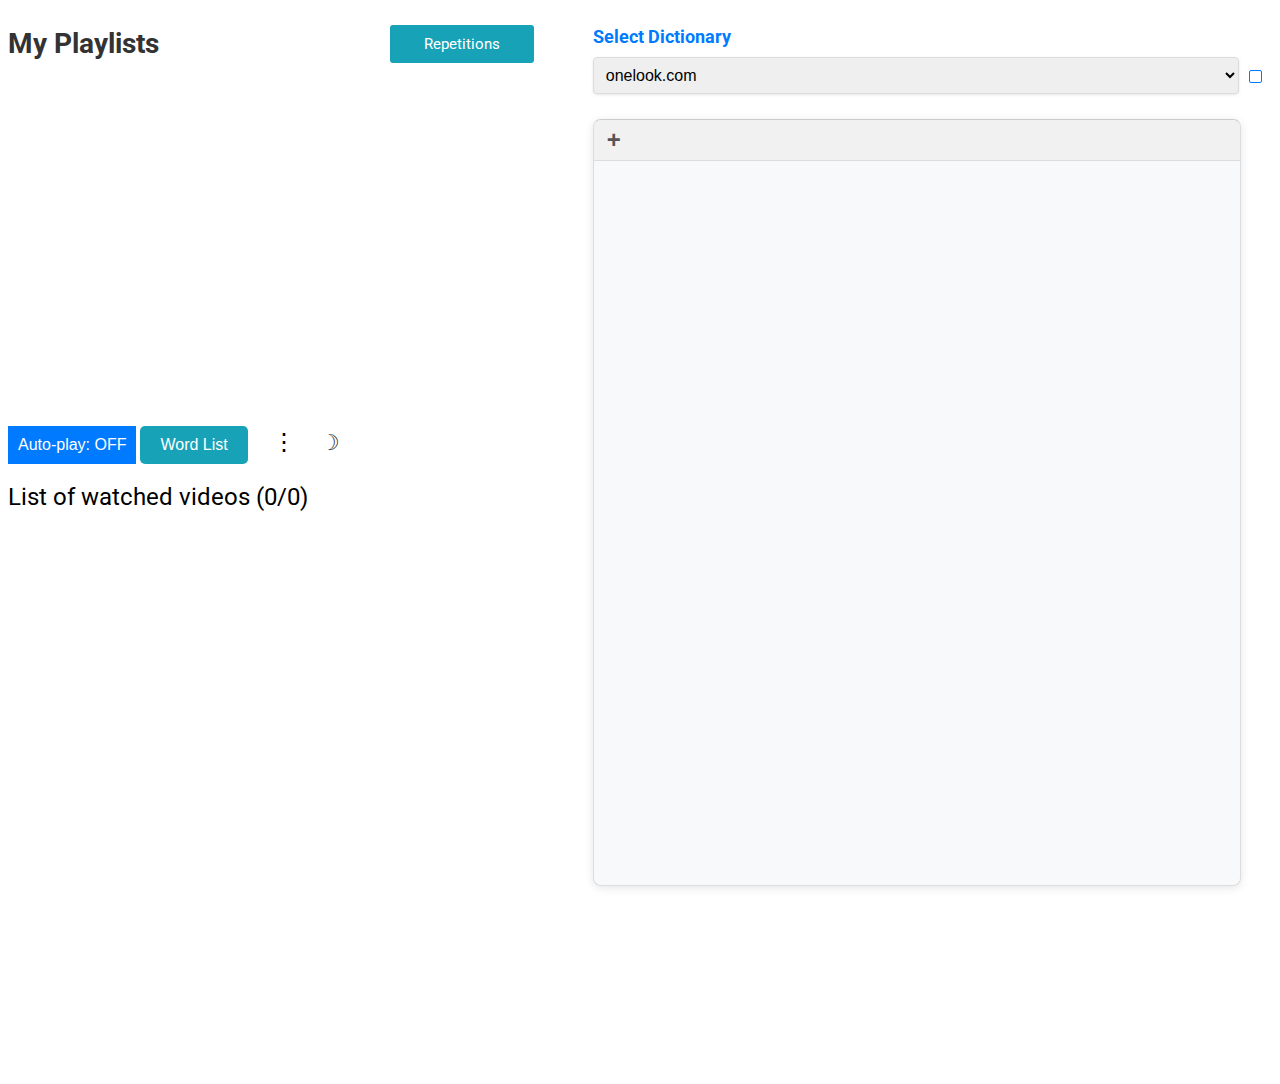
<file: index.html>
<!DOCTYPE html>
<html lang="en">
<head>
    <meta charset="UTF-8">
    <meta name="viewport" content="width=device-width, initial-scale=1.0">
    <title>My Playlists</title>
    <link rel="stylesheet" href="styles.css">
    <link href="https://fonts.googleapis.com/css2?family=Roboto:wght@400;700&display=swap" rel="stylesheet">
    <script src="https://www.youtube.com/iframe_api" defer></script>
    <script src="script.js"></script>
    <!-- Dodajemy linki do favicon -->
    <link rel="icon" type="image/x-icon" href="favicon.ico">
    <link rel="icon" type="image/png" sizes="32x32" href="favicon-32x32.png">
    <link rel="icon" type="image/png" sizes="16x16" href="favicon-16x16.png">
    <link rel="apple-touch-icon" sizes="180x180" href="apple-touch-icon.png">
</head>
<body>
    <div class="main-container">
        <div class="left-column">
            <div class="header-container">
                <h1 class="main-title">My Playlists</h1>
                <div class="buttons-container">
                    <a href="reps.html" class="quiz-button">Repetitions</a>
                </div>
            </div>
            <div id="playlist-container" class="playlist-container"></div>
            <div class="player-container">
                <div id="player"></div>
                <div id="watched-overlay" class="watched-overlay">
                    ✔ Obejrzano
                </div>
                <div class="player-resizer"></div>
            </div>
            <button id="autoplay-btn" class="autoplay-button" onclick="toggleAutoplay()">Auto-play: OFF</button>
            <!-- Ukrywamy przycisk "Wyczyść obejrzane filmy" -->
            <button class="clear-button" onclick="clearWatchedVideos()" style="display: none;">Wyczyść obejrzane filmy</button>
            <!-- Ukrywamy przycisk "Przytnij video" -->
            <button class="trim-button" onclick="setTrimTime()" style="display: none;">Przytnij video</button>
            <button class="word-list-button" onclick="toggleWordList()">Word List</button>
            <button class="settings-button" onclick="openSettings()">⋮</button>
            <button id="index-dark-mode" class="index-dark-mode-button" onclick="toggleIndexDarkMode()">
                <span class="dark-mode-icon">☽</span>
            </button>
            <p style="display: none;">Całkowita liczba filmów w playliście: <span id="total-videos"></span></p>
            <h2 class="count-normal">List of watched videos (<span id="watched-count">0</span>/<span id="total-videos-2">0</span>)</h2>
            <ul id="video-list"></ul>
            <button id="toggle-add-to-watched" class="hidden-button" onclick="toggleAddToWatchedOnStart()">Create a note on beginning of movie</button>
        </div>
        <div class="column-divider"></div>
        <div class="right-column">
            <div class="dictionary-select-container">
                <h3>Select Dictionary</h3>
                <div class="dictionary-select-row">
                    <select id="dictionary-select" onchange="changeDictionary()">
                        <option value="https://www.onelook.com/">onelook.com</option>
                        <option value="https://www.diki.pl/">diki.pl</option>
                        <option value="https://dict.com/angielsko-polski">dict.com</option>
                        <option value="https://ling.pl/">ling.pl</option>
                
                        <option value="add_new">Add new</option>
                        <option value="remove_dictionary">Remove dictionary</option>
                    </select>
                    <label for="default-dictionary-checkbox" title="Set as default dictionary">
                        <input type="checkbox" id="default-dictionary-checkbox" onchange="setDefaultDictionary()">
                    </label>
                </div>
            </div>
            <div id="separator"></div>
            <div class="iframe-container">
                <div class="tabs-container">
                    <div id="tabs"></div>
                    <button id="add-tab" onclick="addNewTab()">+</button>
                </div>
                <div id="iframe-container"></div>
                <div id="iframe-resizer"></div>
            </div>
            
            <!-- Kontener dla przycisku Buy Me a Coffee -->
            <div class="bmc-button-container">
                <script 
                    type="text/javascript" 
                    src="https://cdnjs.buymeacoffee.com/1.0.0/button.prod.min.js" 
                    data-name="bmc-button" 
                    data-slug="IuodipUQmJ" 
                    data-color="#007BFF"
                    data-emoji="🚗" 
                    data-font="Cookie" 
                    data-text="Get that App" 
                    data-outline-color="#000000" 
                    data-font-color="#ffffff" 
                    data-coffee-color="#FFDD00" >
                </script>
            </div>
        </div>
    </div>
    <div id="word-list-container" style="display: none;">
        <div id="word-list-header">
            <h2>List of all words</h2>
            <div>
                <button id="export-word-list" onclick="exportWordList()">Export to file</button>
                <button id="clear-watched-videos" onclick="clearWatchedVideos()">Clear all data</button>
                <button id="close-word-list" onclick="toggleWordList()">Close</button>
            </div>
        </div>
        <div id="word-list-content">
            <table id="word-list-table">
                <thead>
                    <tr>
                        <th>#</th>
                        <th>Word/Phrase</th>
                        <th>Context</th>
                        <th>Translation</th>
                    </tr>
                </thead>
                <tbody></tbody>
            </table>
        </div>
    </div>
    <div class="note-form" style="display: none;">
        <div class="word-translation-pairs"></div>
        <button onclick="addWordTranslationPair('${videoId}')">+ Add word/phrase</button>
        <button onclick="saveNote('${videoId}')">Save note</button>
    </div>
</body>
</html>
</file>
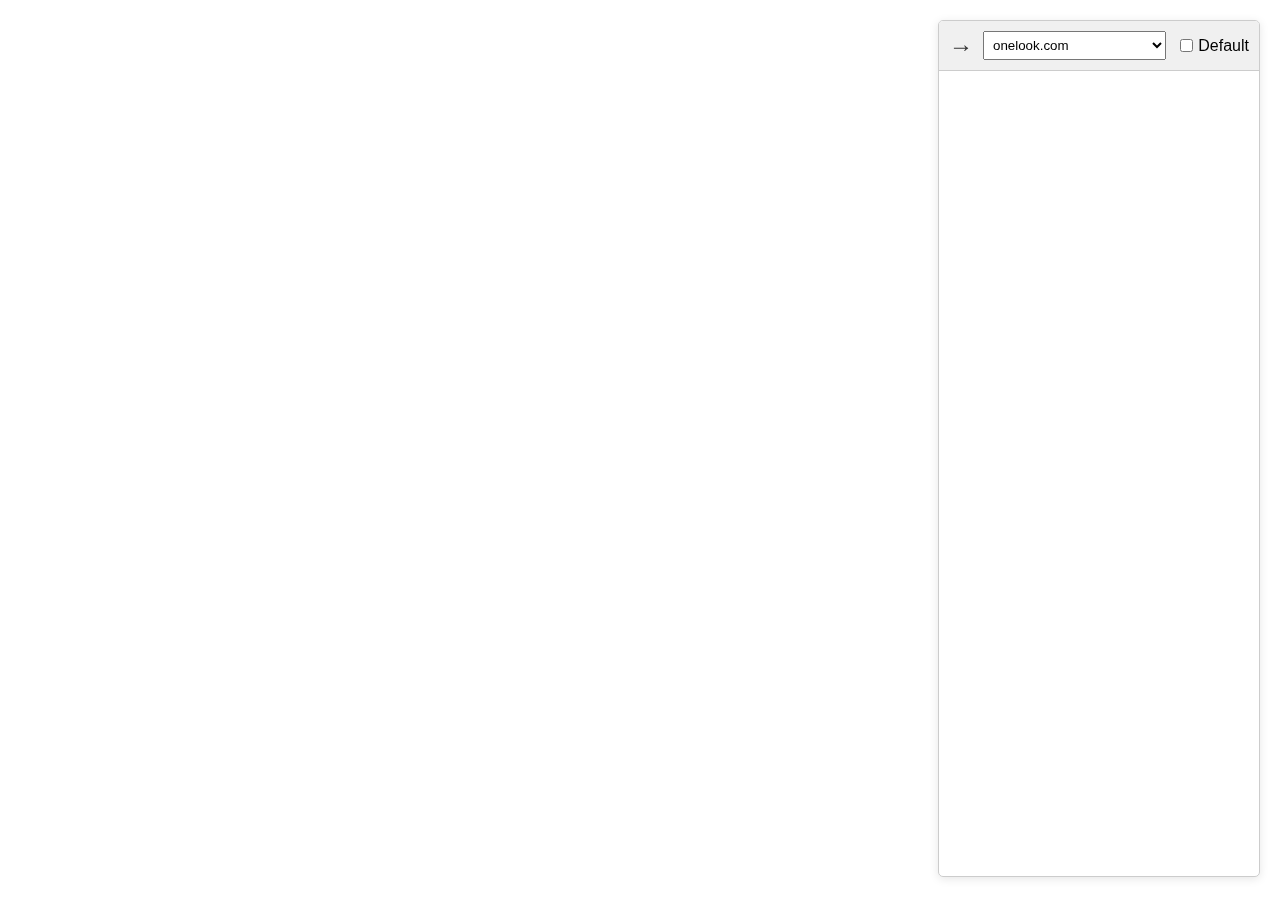
<file: dictionary.html>
<!DOCTYPE html>
<html lang="en">
<head>
    <meta charset="UTF-8">
    <meta name="viewport" content="width=device-width, initial-scale=1.0">
    <title>Dictionary</title>
    <style>
        body {
            font-family: Arial, sans-serif;
            margin: 0;
            padding: 0;
        }
        .dictionary-container {
            position: fixed;
            top: 20px;
            right: 20px;
            width: 320px;
            height: 95vh; /* Zmieniono z 90vh na 95vh */
            background-color: #fff;
            border: 1px solid #ccc;
            border-radius: 5px;
            box-shadow: 0 2px 10px rgba(0,0,0,0.1);
            display: flex;
            flex-direction: column;
            overflow: hidden;
        }
        @media (max-width: 768px) {
            .dictionary-container {
                top: 0px; /* Podnosimy pozycję na urządzeniach mobilnych */
                height: calc(95vh); /* Dostosowujemy wysokość */
            }
        }
        .dictionary-header {
            padding: 10px;
            background-color: #f0f0f0;
            border-bottom: 1px solid #ccc;
            display: flex;
            align-items: center;
        }
        .dictionary-select-container {
            display: flex;
            align-items: center;
            flex-grow: 1;
        }
        #dictionary-select {
            flex-grow: 1;
            margin-right: 10px;
            padding: 5px;
        }
        label {
            display: flex;
            align-items: center;
            cursor: pointer;
        }
        #default-dictionary-checkbox {
            margin-right: 5px;
        }
        .iframe-container {
            flex-grow: 1;
            border: none;
        }
        #dictionary-frame {
            width: 100%;
            height: 100%;
            border: none;
        }
        .back-arrow {
            font-size: 24px;
            cursor: pointer;
            margin-right: 10px;
            color: #333;
            position: relative;
            top: -2px;
        }
        .resizer {
            width: 10px;
            height: 100%;
            background: transparent; /* Zmieniamy kolor tła na przezroczysty */
            position: absolute;
            left: 0;
            top: 0;
            cursor: ew-resize;
            /* Usuwamy opacity */
        }
        .resizer-h {
            width: 100%;
            height: 10px;
            background: transparent;
            position: absolute;
            left: 0;
            bottom: 0;
            cursor: ns-resize;
        }
        .resizer-v {
            width: 10px;
            height: 100%;
            background: transparent;
            position: absolute;
            left: 0;
            top: 0;
            cursor: ew-resize;
        }

        /* Dodajemy media query dla mniejszych ekranów */
        @media (max-width: 768px) {
            .back-arrow {
                font-size: 32px; /* Zwiększamy rozmiar czcionki */
                margin-right: 15px; /* Zwiększamy margines */
                top: 0 px; /* Dostosowujemy pozycję */
            }
        }
    </style>
</head>
<body>
    <div class="dictionary-container">
        <div class="resizer-v" id="resizer-v"></div>
        <div class="resizer-h" id="resizer-h"></div>
        <div class="dictionary-header">
            <span class="back-arrow" onclick="hideDictionary()">&#8594;</span>
            <div class="dictionary-select-container">
                <select id="dictionary-select" onchange="changeDictionary()">
                    <option value="https://www.onelook.com/">onelook.com</option>
                    <option value="https://www.diki.pl/">diki.pl</option>
                    <option value="https://dict.com/angielsko-polski">dict.com</option>
                    <option value="https://ling.pl/">ling.pl</option>
                    <option value="add_new">Add new</option>
                    <option value="remove_dictionary">Remove dictionary</option>
                </select>
                <label for="default-dictionary-checkbox" title="Set as default dictionary">
                    <input type="checkbox" id="default-dictionary-checkbox" onchange="setDefaultDictionary()">
                    Default
                </label>
            </div>
        </div>
        <div class="iframe-container">
            <iframe id="dictionary-frame" src="https://www.onelook.com/" frameborder="0"></iframe>
        </div>
    </div>
    <script>
        function changeDictionary() {
            var select = document.getElementById('dictionary-select');
            var iframe = document.getElementById('dictionary-frame');
            var checkbox = document.getElementById('default-dictionary-checkbox');
            
            if (select.value === 'add_new') {
                addNewDictionary();
            } else if (select.value === 'remove_dictionary') {
                removeDictionary();
            } else {
                iframe.src = select.value;
                
                // Sprawdź, czy wybrany słownik jest domyślny
                const defaultDictionary = localStorage.getItem('defaultDictionary');
                checkbox.checked = (defaultDictionary === select.value);
            }
        }

        function addNewDictionary() {
            const name = prompt("Enter the name of the new dictionary:");
            if (name) {
                let url = prompt("Enter the URL of the new dictionary (without https://):");
                if (url) {
                    // Dodaj https:// jeśli nie zostało podane
                    if (!url.startsWith('http://') && !url.startsWith('https://')) {
                        url = 'https://' + url;
                    }
                    
                    const select = document.getElementById('dictionary-select');
                    const option = document.createElement('option');
                    option.value = url;
                    option.textContent = name;
                    
                    // Wstaw nową opcję przed "Add new"
                    const addNewOption = select.querySelector('option[value="add_new"]');
                    select.insertBefore(option, addNewOption);
                    
                    select.value = url;
                    changeDictionary();
                    
                    // Zapisz nowy słownik w localStorage
                    const dictionaries = JSON.parse(localStorage.getItem('customDictionaries') || '[]');
                    dictionaries.push({ name, url });
                    localStorage.setItem('customDictionaries', JSON.stringify(dictionaries));
                }
            }
            // Jeśli użytkownik anulował, przywróć poprzednią wartość
            const select = document.getElementById('dictionary-select');
            if (select.value === 'add_new') {
                select.value = select.querySelector('option:not([value="add_new"]):not([value="remove_dictionary"])').value;
            }
            changeDictionary();
        }

        function removeDictionary() {
            const select = document.getElementById('dictionary-select');
            
            // Tworzymy nowe okno dialogowe
            const dialog = document.createElement('dialog');
            dialog.innerHTML = `
                <h3>Select a dictionary to remove</h3>
                <select id="dictionary-to-remove">
                    ${Array.from(select.options)
                        .filter(option => !['add_new', 'remove_dictionary'].includes(option.value))
                        .map(option => `<option value="${option.value}">${option.text}</option>`)
                        .join('')}
                </select>
                <div>
                    <button id="confirm-remove">Remove</button>
                    <button id="cancel-remove">Cancel</button>
                </div>
            `;
            
            document.body.appendChild(dialog);
            dialog.showModal();

            // Obsługa przycisków
            dialog.querySelector('#confirm-remove').addEventListener('click', () => {
                const selectToRemove = dialog.querySelector('#dictionary-to-remove');
                const dictionaryToRemove = selectToRemove.options[selectToRemove.selectedIndex].text;
                const optionToRemove = Array.from(select.options).find(option => option.text === dictionaryToRemove);
                
                if (optionToRemove) {
                    // Usuń z select
                    select.removeChild(optionToRemove);
                    
                    // Usuń z localStorage
                    const dictionaries = JSON.parse(localStorage.getItem('customDictionaries') || '[]');
                    const updatedDictionaries = dictionaries.filter(dict => dict.name !== dictionaryToRemove);
                    localStorage.setItem('customDictionaries', JSON.stringify(updatedDictionaries));
                    
                    // Jeśli usunięty słownik był domyślny, usuń ustawienie domyślne
                    if (localStorage.getItem('defaultDictionary') === optionToRemove.value) {
                        localStorage.removeItem('defaultDictionary');
                        document.getElementById('default-dictionary-checkbox').checked = false;
                    }
                    
                    alert(`Dictionary "${dictionaryToRemove}" has been removed.`);
                }
                
                dialog.close();
                dialog.remove();
            });

            dialog.querySelector('#cancel-remove').addEventListener('click', () => {
                dialog.close();
                dialog.remove();
            });

            // Przywróć poprzednią wartość
            select.value = select.querySelector('option:not([value="add_new"]):not([value="remove_dictionary"])').value;
            changeDictionary();
        }

        function setDefaultDictionary() {
            const select = document.getElementById('dictionary-select');
            const checkbox = document.getElementById('default-dictionary-checkbox');
            if (checkbox.checked) {
                localStorage.setItem('defaultDictionary', select.value);
            } else {
                localStorage.removeItem('defaultDictionary');
            }
        }

        function loadCustomDictionaries() {
            const dictionaries = JSON.parse(localStorage.getItem('customDictionaries') || '[]');
            const select = document.getElementById('dictionary-select');
            
            dictionaries.forEach(dict => {
                const option = document.createElement('option');
                option.value = dict.url;
                option.textContent = dict.name;
                select.insertBefore(option, select.querySelector('option[value="add_new"]'));
            });
        }

        function loadDefaultDictionary() {
            const defaultDictionary = localStorage.getItem('defaultDictionary');
            const select = document.getElementById('dictionary-select');
            const checkbox = document.getElementById('default-dictionary-checkbox');
            const iframe = document.getElementById('dictionary-frame');
            
            if (defaultDictionary) {
                select.value = defaultDictionary;
                checkbox.checked = true;
                iframe.src = defaultDictionary;
            } else {
                select.value = 'https://www.onelook.com/';
                checkbox.checked = false;
                iframe.src = 'https://www.onelook.com/';
            }
        }

        function hideDictionary() {
            if (window.parent && window.parent !== window) {
                window.parent.postMessage('hideDictionary', '*');
            }
        }

        // Dodaj tę funkcję na końcu skryptu
        function initResizers() {
            const resizerV = document.getElementById('resizer-v');
            const resizerH = document.getElementById('resizer-h');
            const container = document.querySelector('.dictionary-container');
            let isResizing = false;
            let currentResizer;

            function startResize(e) {
                isResizing = true;
                currentResizer = e.target;
            }

            function resize(e) {
                if (!isResizing) return;

                if (currentResizer.id === 'resizer-v') {
                    const width = document.body.offsetWidth - e.clientX;
                    const maxWidth = window.innerWidth - 40;
                    const minWidth = 200;
                    
                    if (width > minWidth && width < maxWidth) {
                        container.style.width = `${width}px`;
                    }
                } else if (currentResizer.id === 'resizer-h') {
                    const height = e.clientY;
                    const maxHeight = window.innerHeight - 40;
                    const minHeight = 200;
                    
                    if (height > minHeight && height < maxHeight) {
                        container.style.height = `${height}px`;
                    }
                }
            }

            function stopResize() {
                isResizing = false;
            }

            resizerV.addEventListener('mousedown', startResize);
            resizerH.addEventListener('mousedown', startResize);
            document.addEventListener('mousemove', resize);
            document.addEventListener('mouseup', stopResize);
        }

        // Wywołaj funkcję inicjalizacji przy ładowaniu strony
        window.addEventListener('load', function() {
            loadCustomDictionaries();
            loadDefaultDictionary();
            initResizers();
        });
    </script>
</body>
</html>
</file>
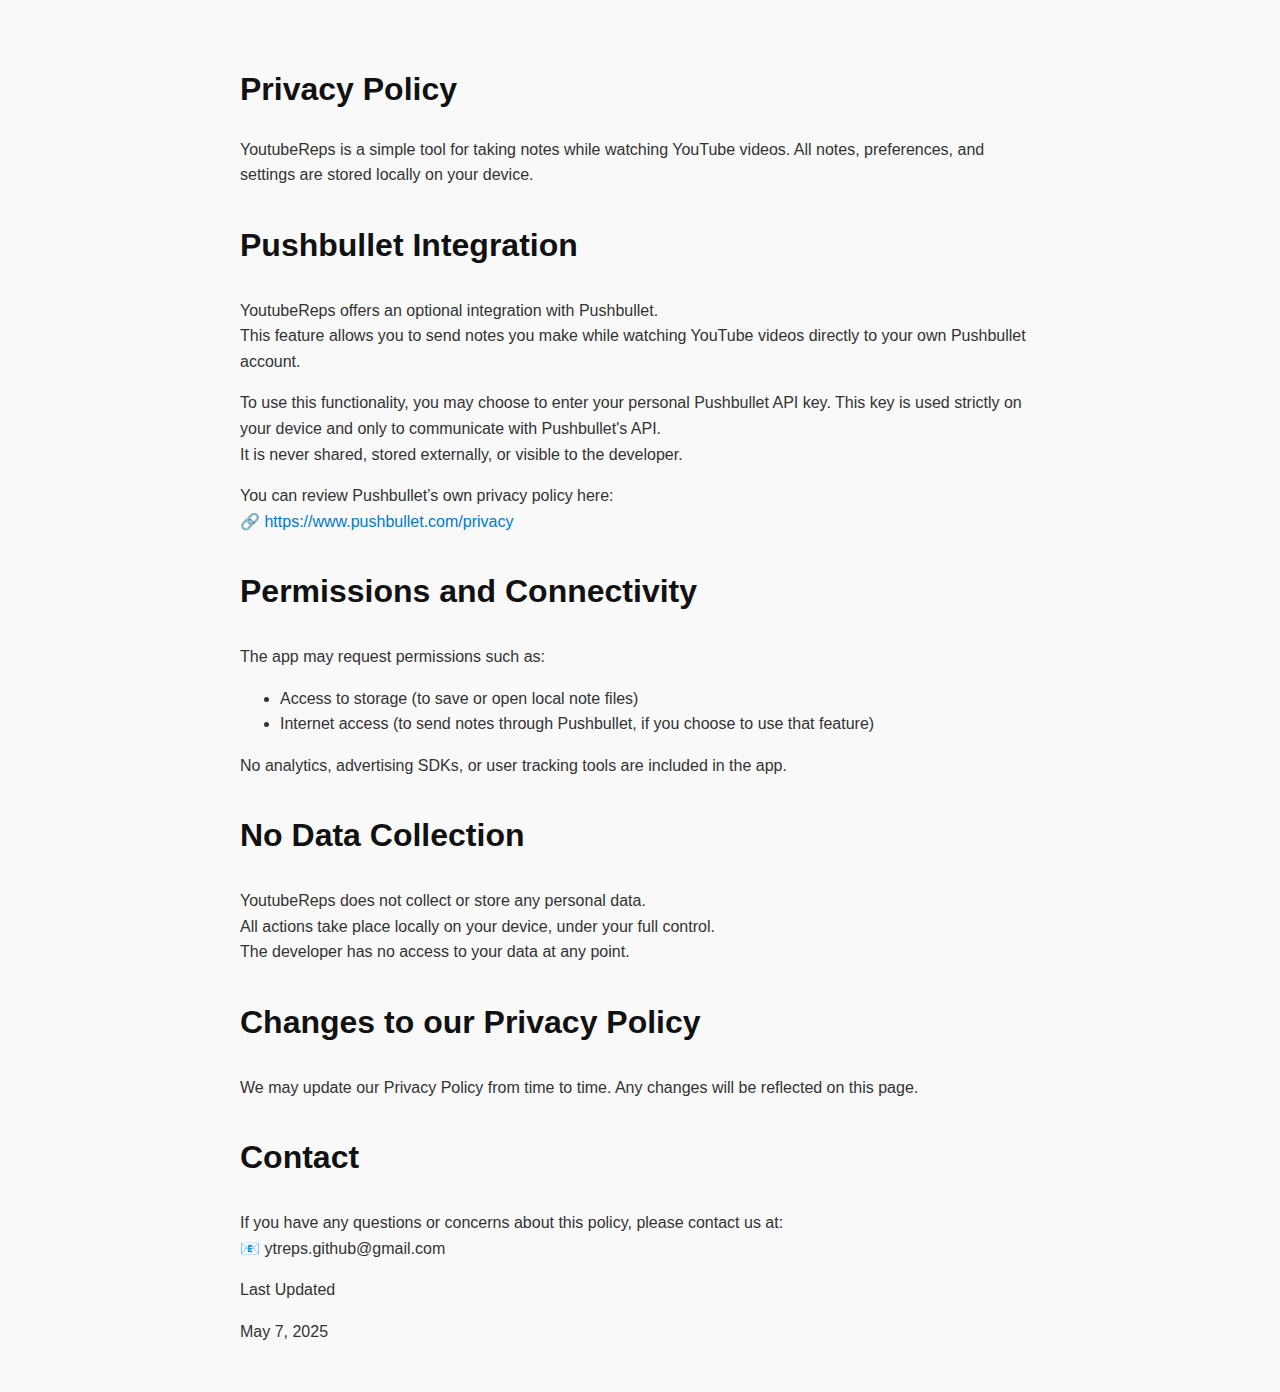
<file: privacypolicy.html>
<!DOCTYPE html>
<html lang="en">
<head>
    <meta charset="UTF-8">
    <meta name="viewport" content="width=device-width, initial-scale=1.0">
    <title>Privacy Policy - YoutubeReps</title>
    <style>
        body {
            font-family: Arial, sans-serif;
            padding: 2rem;
            line-height: 1.6;
            background-color: #f9f9f9;
            color: #333;
            max-width: 800px;
            margin: auto;
        }
        h1, h2 {
            font-size: 2rem;
            margin-top: 2rem;
            color: #111;
        }
        a {
            color: #007acc;
            text-decoration: none;
        }
        a:hover {
            text-decoration: underline;
        }
        strong {
            font-weight: bold;
        }
    </style>
</head>
<body>

    <h1>Privacy Policy</h1>

    <p>YoutubeReps is a simple tool for taking notes while watching YouTube videos. All notes, preferences, and settings are stored locally on your device.</p>

    <h2>Pushbullet Integration</h2>

    <p>YoutubeReps offers an optional integration with Pushbullet.<br>
    This feature allows you to send notes you make while watching YouTube videos directly to your own Pushbullet account.</p>

    <p>To use this functionality, you may choose to enter your personal Pushbullet API key. This key is used strictly on your device and only to communicate with Pushbullet's API.<br>
    It is never shared, stored externally, or visible to the developer.</p>

    <p>You can review Pushbullet’s own privacy policy here:<br>
    🔗 <a href="https://www.pushbullet.com/privacy" target="_blank">https://www.pushbullet.com/privacy</a></p>

    <h2>Permissions and Connectivity</h2>

    <p>The app may request permissions such as:</p>
    <ul>
        <li>Access to storage (to save or open local note files)</li>
        <li>Internet access (to send notes through Pushbullet, if you choose to use that feature)</li>
    </ul>

    <p>No analytics, advertising SDKs, or user tracking tools are included in the app.</p>

    <h2>No Data Collection</h2>

    <p>YoutubeReps does not collect or store any personal data.<br>
    All actions take place locally on your device, under your full control.<br>
    The developer has no access to your data at any point.</p>

    <h2>Changes to our Privacy Policy</h2>
    <p>
        We may update our Privacy Policy from time to time. Any changes will be reflected on this page.
    </p>

    <h2>Contact</h2>
    <p>
        If you have any questions or concerns about this policy, please contact us at:<br>
        📧 ytreps.github@gmail.com
    </p>
    <p>Last Updated<p>
    <p>May 7, 2025</p>

</body>
</html>
</file>
<file: styles.css>
/* Style CSS */
        body {
            font-family: 'Roboto', sans-serif;
        }

        .main-title {
            font-size: 28px;
            font-weight: 700;
            color: #333;
            margin-bottom: 20px;
        }

        /* Zaktualizuj .header-container */
        .header-container {
            display: flex;
            justify-content: space-between;
            align-items: center;
            margin-bottom: 30px;
        }

        .watched-overlay {
            position: absolute;
            top: 0;
            left: 0;
            width: 100%;
            height: 100%;
            background-color: rgba(255, 0, 0, 0.5);
            color: white;
            display: none;
            align-items: center;
            justify-content: center;
            font-size: 24px;
            font-weight: bold;
            z-index: 1000;
        }

        .player-container {
            position: relative;
            width: 100%;
            height: 0;
            padding-bottom: 56.25%; /* Aspect ratio 16:9 */
            transition: all 0.5s ease;
            border-radius: 5px; /* Dodajemy zaokrąglenie rogów */
            overflow: hidden; /* Ważne, aby zawartość nie wystawała poza zaokrąglone rogi */
        }

        #player {
            position: absolute;
            top: 0;
            left: 0;
            width: 100%;
            height: 100%;
            border-radius: 12px; /* Dodajemy zaokrąglenie rogów również dla iframe */
        }

        /* Dodajemy cień dla lepszego efektu wizualnego 
        .player-container {
            box-shadow: 0 4px 6px rgba(0, 0, 0, 0.1);
        }
        */
        .player-resizer {
            display: none; /* Ukrywa przycisk resize */
            position: absolute;
            right: 0;
            bottom: 0;
            width: 20px;
            height: 20px;
            background-color: rgba(0, 123, 255, 0.3);
            cursor: se-resize;
            border-top-left-radius: 5px;
        }

        /* Ukrywamy również pseudoelementy */
        .player-resizer::before,
        .player-resizer::after {
            display: none;
        }

        .autoplay-button {
            margin-top: 20px;
            padding: 10px;
            background-color: #007BFF;
            color: white;
            border: none;
            cursor: pointer;
            font-size: 16px;
        }

        .autoplay-button.active {
            background-color: #28A745;
        }

        ul {
            list-style-type: none;
            padding: 0;
        }

        ul li {
            padding: 5px 0;
            display: flex;
            align-items: center;
        }

        ul li a {
            color: #007BFF;
            text-decoration: none;
            cursor: pointer;
            white-space: nowrap;
            overflow: hidden;
            text-overflow: ellipsis;
            display: inline-block;
            max-width: 100%;
        }

        ul li a:hover {
            text-decoration: underline;
        }

        .note-icon {
            margin-left: 10px;
            cursor: pointer;
        }

        #note-form {
            margin-top: 20px;
            max-width: 50%; /* Ograniczamy szerokość do 50% strony */
            box-sizing: border-box; /* Uwzględniamy padding w szerokości */
        }

        .clear-button {
            margin-top: 20px;
            padding: 10px 20px;
            background-color: #dc3545;
            color: white;
            border: none;
            border-radius: 5px;
            cursor: pointer;
            font-size: 16px;
            transition: background-color 0.3s;
        }

        .clear-button:hover {
            background-color: #c82333;
        }

        .custom-playlist-container {
            display: flex;
            align-items: center;
            margin-bottom: 10px;
            height: auto;
            margin-top: 0;
            margin-left: 20px; /* Zmieniamy z 25px na 20px */
        }

        .custom-playlist-container input {
            width: 200px;
            height: 36px;
            padding: 0 10px;
            font-size: 16px;
            margin-right: 10px;
            border: 1px solid #ccc;
            border-radius: 5px;
            box-sizing: border-box;
        }

        .custom-playlist-container button {
            height: 36px;
            padding: 0 20px;
            background-color: #28A745;
            color: white;
            border: none;
            border-radius: 5px;
            cursor: pointer;
            font-size: 16px;
            transition: background-color 0.3s;
            line-height: 36px;
        }

        .playlist-button-container {
            display: flex;
            align-items: center;
            margin-right: 5px; /* Zmniejszamy z 10px na 5px */
            margin-bottom: 5px; /* Zmniejszamy z 10px na 5px */
        }

        .remove-playlist-button {
            background-color: #dc3545;
            color: white;
            border: none;
            border-radius: 50%;
            width: 20px;
            height: 20px;
            font-size: 12px;
            cursor: pointer;
            margin-left: 5px;
        }

        .remove-playlist-button:hover {
            background-color: #c82333;
        }

        .playlist-container {
            display: flex;
            flex-wrap: wrap;
            justify-content: flex-start;
            margin-bottom: 10px;
            width: 50%; /* Ustawiamy szerokość na 50% strony */
        }

        .playlist-row {
            display: flex;
            flex-wrap: wrap;
            width: 100%; /* Ustawiamy szerokość na 100% kontenera */
            margin-bottom: 5px;
        }

        .playlist-button-container {
            margin-right: 10px;
            margin-bottom: 10px;
        }

        .playlist-button {
            padding: 10px 20px; /* Przywracamy oryginalny padding */
            background-color: #007BFF;
            color: white;
            border: none;
            border-radius: 5px; /* Przywracamy oryginalny border-radius */
            cursor: pointer;
            font-size: 16px; /* Przywracamy oryginalny rozmiar czcionki */
            transition: background-color 0.3s;
        }

        .playlist-row {
            display: flex;
            flex-wrap: wrap;
            margin-bottom: 5px;
            align-items: center;
        }

        .custom-playlist-row {
            width: 100%;
            margin-top: 10px;
        }

        .playlist-button:hover {
            background-color: #0056b3;
        }

        .playlist-button.active {
            background-color: #28A745;
        }

        .trim-button {
            margin-top: 20px;
            padding: 10px 20px;
            background-color: #17a2b8;
            color: white;
            border: none;
            border-radius: 5px;
            cursor: pointer;
            font-size: 16px;
            transition: background-color 0.3s;
        }

        .trim-button:hover {
            background-color: #138496;
        }

        .playlist-row {
            display: flex;
            flex-wrap: wrap;
            margin-bottom: 3px; /* Zmniejszamy z 5px na 3px */
            align-items: center;
        }

        .custom-playlist-row {
            justify-content: flex-start;
            width: 100%;
            margin-top: 0; /* Usuwamy górny margines */
        }

        .last-button-row {
            margin-bottom: 3px; /* Zmniejszamy z 5px na 3px */
        }

        .toggle-input-button {
            padding: 10px 20px; /* Dostosowujemy padding do innych przycisków */
            background-color: #007BFF;
            color: white;
            border: none;
            border-radius: 5px;
            cursor: pointer;
            font-size: 16px; /* Zmieniamy rozmiar czcionki, aby pasowa do innych przycisków */
            margin-left: 10px;
            transition: background-color 0.3s;
            line-height: 1; /* Dodajemy to, aby tekst był wycentrowany w pionie */
            height: 38px; /* Ustawiamy stałą wysokość, która powinna odpowiadać wysokości innych przycisków */
            box-sizing: border-box; /* Dodajemy to, aby padding nie zwiększał cakowitej wysokości */
        }

        .toggle-input-button:hover {
            background-color: #0056b3;
        }

        #note-form {
            margin-top: 20px;
        }

        .word-translation-pair {
            display: flex;
            margin-bottom: 5px;
        }

        .word-translation-pair textarea {
            width: 100%;
            margin-bottom: 5px;
            padding: 5px;
            border: 1px solid #ccc;
            border-radius: 3px;
            resize: none;
            overflow-y: hidden;
            box-sizing: border-box;
            min-height: 30px;
            transition: height 0.1s ease;
        }

        .note-form {
            margin-top: 10px;
            padding: 10px;
            background-color: #f8f8f8;
            border: 1px solid #ddd;
            border-radius: 5px;
        }

        .word-list-button {
            margin-top: 20px;
            padding: 10px 20px;
            background-color: #17a2b8;
            color: white;
            border: none;
            border-radius: 5px;
            cursor: pointer;
            font-size: 16px;
            transition: background-color 0.3s;
        }

        .word-list-button:hover {
            background-color: #138496;
        }

        #word-list-container {
            position: fixed;
            top: 20px;
            right: 20px;
            width: 600px;
            height: 80vh;
            background-color: #f8f8f8;
            border: 1px solid #ddd;
            box-shadow: 0 5px 15px rgba(0,0,0,0.1);
            z-index: 1000;
            display: flex;
            flex-direction: column;
            resize: both;
            overflow: auto; /* Zmieniamy z hidden na auto */
            min-width: 400px;
            min-height: 200px;
            border-radius: 8px;
        }

        #word-list-header {
            position: sticky;
            top: 0;
            z-index: 2;
            background-color: #007BFF;
            display: flex;
            justify-content: space-between;
            align-items: center;
            padding: 11px 15px; /* Zwiększamy padding z 10px na 11px */
            color: white;
            border-bottom: 1px solid #0056b3;
            user-select: none;
        }

        #word-list-header h2 {
            margin: 0;
            font-size: 19px; /* Zwiększamy rozmiar czcionki z 18px na 19px */
            font-weight: 525; /* Zwiększamy font-weight z 500 na 525 */
        }

        #word-list-content {
            flex-grow: 1;
            overflow-y: auto;
            padding: 0;
        }

        #word-list-table {
            width: 100%;
            border-collapse: separate;
            border-spacing: 0;
        }

        #word-list-table thead {
            position: sticky;
            top: 0;
            background-color: #f2f2f2;
            z-index: 1;
        }

        #word-list-table th {
            background-color: #f2f2f2;
            font-weight: bold;
            padding: 12px;
            text-align: left;
            border-bottom: 1px solid #ddd;
        }

        #word-list-table td {
            padding: 12px;
            text-align: left;
            border-bottom: 1px solid #ddd;
        }

        /* Reszta stylów pozostaje bez zmian */

        #word-list-header {
            display: flex;
            justify-content: space-between;
            align-items: center;
            padding: 15px;
            background-color: #007BFF;
            color: white;
            font-weight: bold;
            border-bottom: 1px solid #0056b3;
            cursor: move;
            user-select: none;
            border-top-left-radius: 8px;
            border-top-right-radius: 8px;
        }

        #close-word-list {
            background-color: #dc3545;
            color: white;
            border: none;
            padding: 5px 11px; /* Zwiększamy padding */
            border-radius: 3px;
            cursor: pointer;
            font-size: 15px; /* Zwiększamy rozmiar czcionki */
            transition: background-color 0.3s;
        }

        #close-word-list:hover {
            background-color: #c82333;
        }

        #word-list-table {
            width: 100%;
            border-collapse: separate;
            border-spacing: 0;
        }

        #word-list-table th, #word-list-table td {
            padding: 12px;
            text-align: left;
            border-bottom: 1px solid #ddd;
        }

        #word-list-table th {
            background-color: #f2f2f2;
            font-weight: bold;
            position: sticky;
            top: 0;
            z-index: 10;
        }

        #word-list-table tr:nth-child(even) {
            background-color: #f9f9f9;
        }

        #word-list-table tr:hover {
            background-color: transparent; /* Zmieniamy z #f0f0f0 na transparent */
        }

        /* Styl dla kolumny z numeracją */
        #word-list-table td:first-child,
        #word-list-table th:first-child {
            width: 40px;
            text-align: center;
            background-color: #e9ecef;
            font-weight: bold;
        }

        .main-container {
            display: flex;
            width: 100%;
            min-height: 105vh; /* Zmniejszamy ze 120vh na 105vh */
            padding-bottom: 5%; /* Zmniejszamy z 20% na 5% */
        }

        .left-column {
            width: 44%;
            padding-right: 15px;
            min-height: 100vh; /* Zmniejszamy ze 120vh na 105vh */
        }

        .right-column {
            width: calc(56% - 0px);
            display: flex;
            flex-direction: column;
            position: relative;
            padding-left: 20px;
            padding-right: 10px;
            min-height: 85vh;
            max-height: 131vh;
            overflow-x: visible;
            overflow-y: visible;
        }

        .right-column h3 {
            margin-bottom: 10px;
            color: #007BFF;
        }

        #dictionary-select {
            margin-bottom: 10px;
            padding: 8px;
            font-size: 16px;
            border: 1px solid #ddd;
            border-radius: 4px;
            width: 100%;
            box-shadow: 0 1px 3px rgba(0, 0, 0, 0.1);
            transition: border-color 0.3s, box-shadow 0.3s;
            
        }

        #dictionary-select:hover, #dictionary-select:focus {
            border-color: #007BFF;
            box-shadow: 0 1px 3px rgba(0, 123, 255, 0.3);
            outline: none;
        }

        #dictionary-frame {
            width: 100%;
            height: 85vh; /* Zmieniamy z 75vh na 85vh */
            border: none;
        }

        /* Dostosuj szerokość player-container */
        .player-container {
            width: 100%;
        }

        /* Dostosuj szerokość playera YouTube */
        #player {
            width: 100%;
            height: 360px;
        }

        .note-form button {
            margin-top: 5px;
            padding: 5px 10px;
            background-color: #007BFF;
            color: white;
            border: none;
            cursor: pointer;
            border-radius: 3px;
            font-size: 14px;
        }

        .note-form button:hover {
            background-color: #0056b3;
        }

        .iframe-container {
            position: relative;
            width: 100%;
            height: 85vh;
            margin-top: 1px;
            border: 1px solid #ddd;
            border-top: 1px solid #ccc;
            border-radius: 8px;
            overflow: visible;
            background-color: #f8f9fa;
            box-shadow: 0 2px 10px rgba(0,0,0,0.1);
            resize: none;
        }

        .iframe-container iframe {
            border-radius: 8px;
            background-color: #f8f9fa;
        }

        #dictionary-frame {
            width: 100%;
            height: 85vh;
            border: none;
        }

        #iframe-resizer {
            display: none;
        }

        #iframe-resizer {
            position: absolute;
            right: 0;
            bottom: 0;
            width: 20px; /* Zmniejszamy z powrotem do 20px */
            height: 20px; /* Zmniejszamy z powrotem do 20px */
            background-color: #007BFF;
            cursor: se-resize;
            border-top-left-radius: 8px;
        }

        #iframe-resizer::before,
        #iframe-resizer::after {
            content: '';
            position: absolute;
            right: 3px; /* Zmniejszamy z powrotem do 3px */
            bottom: 3px; /* Zmniejszamy z powrotem do 3px */
            width: 50%;
            height: 2px; /* Zmniejszamy z powrotem do 2px */
            background-color: white;
        }

        #iframe-resizer::after {
            transform: rotate(90deg);
            transform-origin: bottom right;
        }

        .right-column h3 {
            margin-bottom: 10px;
            color: #007BFF;
            font-size: 18px;
        }

        #dictionary-select {
            margin-bottom: 10px;
            padding: 8px;
            font-size: 16px;
            border: 1px solid #ddd;
            border-radius: 4px;
            width: 100%;
        }

        #iframe-resizer:hover {
            background-color: #0056b3;
        }

        .right-column {
            display: flex;
            flex-direction: column;
            transition: margin-top 0.3s ease;
            
        }

        #dictionary-select {
            transition: margin-bottom 0.3s ease;
        }

        .iframe-container {
            flex-grow: 1;
            transition: height 0.3s ease;
            height: 85vh; /* Zmniejszamy z 85vh na 75vh */
        }

        .right-column {
            display: flex;
            flex-direction: column;
            position: relative;
            
        }

        .dictionary-select-container {
            position: sticky;

            z-index: 100;
            padding: 0;
        }

        .dictionary-select-container.sticky {
            position: sticky;
            top: 0px;
        }

        .note-form[style*="display: block"] ~ .right-column .dictionary-select-container {
            position: sticky;
            
            
        }

        .iframe-container {
            position: relative;
            width: 100%;
            height: 85vh; /* Zmniejszamy z 85vh na 75vh */
            margin-top: 1px;
            border: 1px solid #ddd;
            border-top: 1px solid #ccc;
            border-radius: 8px;
            overflow: visible;
            background-color: #f8f9fa; /* Dodajemy jasno-szare tło */
            box-shadow: 0 2px 10px rgba(0,0,0,0.1);
            resize: none;
        }

        #separator {
            height: 130px;
            width: 100%;
            border-bottom: 1px solid #ffffff; /* Zmieniamy kolor linii na biały */
            /* lub */
            /* box-shadow: 0 2px 4px rgba(255,255,255,0.05); */ /* Jeśli używasz cienia, zmieniamy go na biały */
        }

        #spacer {
            height: 10px; /* Możesz dostosować tę wartość */
            width: 100%;
            visibility: hidden; /* Element jest niewidoczny, ale zajmuje miejsce */
        }

        .note-form {
            margin-top: 10px;
            padding: 10px;
            background-color: #f8f8f8;
            border: 1px solid #ddd;
            border-radius: 5px;
            max-width: 100%;
            box-sizing: border-box;
            overflow: hidden; /* Dodajemy to, aby zapobiec wystawaniu zawartości */
        }

        .word-translation-pair {
            display: flex;
            flex-direction: column;
            margin-bottom: 10px;
            border-bottom: 1px solid #e0e0e0;
            padding-bottom: 10px;
        }

        .word-translation-pair:last-child {
            border-bottom: none;
        }

        .word-translation-pair textarea {
            width: 100%;
            margin-bottom: 5px;
            padding: 5px;
            border: 1px solid #ccc;
            border-radius: 3px;
            resize: none;
            min-height: 30px;
            overflow-y: hidden;
            box-sizing: border-box;
            transition: height 0.1s ease;
        }

        .note-form button {
            margin-top: 10px;
            padding: 5px 10px;
            background-color: #007BFF;
            color: white;
            border: none;
            cursor: pointer;
            border-radius: 3px;
            font-size: 14px;
        }

        .note-form button:hover {
            background-color: #0056b3;
        }

        body {
            min-height: 100vh;
        }

        .main-container {
            min-height: 100vh;
        }
     
        .count-normal {
            font-weight: normal;
        }

        #export-word-list {
            background-color: #28a745;
            color: white;
            border: none;
            padding: 5px 11px;
            border-radius: 3px;
            cursor: pointer;
            font-size: 15px;
            transition: background-color 0.3s;
            margin-right: 10px;
        }

        #export-word-list:hover {
            background-color: #218838;
        }

        #word-list-header {
            display: flex;
            justify-content: space-between;
            align-items: center;
            padding: 11px 15px;
        }

        #word-list-header > div {
            display: flex;
            align-items: center;
        }

        .button {
            background-color: #007BFF;
            color: white;
            border: none;
            padding: 5px 11px;
            border-radius: 3px;
            cursor: pointer;
            font-size: 15px;
            transition: background-color 0.3s;
            text-decoration: none;
            display: inline-block;
        }

        .button:hover {
            background-color: #0056b3;
        }

        /* Dodaj na początku pliku */
        header {
            display: flex;
            justify-content: space-between;
            align-items: center;
            padding: 20px;
            background-color: #f8f9fa;
            border-bottom: 1px solid #e0e0e0;
        }

        header h1 {
            margin: 0;
            font-size: 24px;
            color: #333;
        }

        .quiz-button {
            background-color: #17a2b8; /* Taki sam kolor jak przycisk "Lista słów" */
            color: white;
            border: none;
            padding: 5px 22px;
            border-radius: 5px; /* Zmienione na 5px, aby pasowało do przycisku "Lista słów" */
            cursor: pointer;
            font-size: 16px; /* Zmienione na 16px, aby pasowało do przycisku "Lista słów" */
            text-decoration: none;
            display: inline-flex;
            justify-content: center;
            align-items: center;
            transition: background-color 0.3s;
            margin-left: 10px;
            height: 38px; /* Dostosowane do wysokości przycisku "Lista słów" */
            width: 100px;
        }

        .quiz-button:hover {
            background-color: #138496; /* Ciemniejszy odcień przy najechaniu */
        }

        /* Reszta stylów pozostaje bez zmian */

        /* Dodaj te style na początku pliku lub w odpowiednim miejscu */
        .header-container {
            display: flex;
            justify-content: space-between;
            align-items: center;
            margin-bottom: 20px;
        }

        .quiz-button {
            background-color: #17a2b8; /* Błękitny kolor */
            color: white;
            border: none;
            padding: 5px 22px;
            border-radius: 3px;
            cursor: pointer;
            font-size: 15px;
            text-decoration: none;
            display: inline-flex;
            justify-content: center;
            align-items: center;
            transition: background-color 0.3s;
            margin-left: 10px;
            height: 28px;
            width: 100px;
        }

        .quiz-button:hover {
            background-color: #138496; /* Ciemniejszy odcień błękitnego przy najechaniu */
        }

        /* Zaktualizuj .header-container */
        .header-container {
            display: flex;
            justify-content: flex-start;
            align-items: center;
            margin-bottom: 20px;
        }

        .header-container h1 {
            margin-right: auto;
        }

        /* Usuń niepotrzebne style */
        /* Usuń lub zakomentuj poprzednie definicje .quiz-button */

        /* Style dla przycisków w formularzu Lista słów */
        #word-list-container button {
            background-color: #007BFF;
            color: white;
            border: none;
            padding: 5px 11px;
            border-radius: 3px;
            cursor: pointer;
            font-size: 15px;
            transition: background-color 0.3s;
            margin-right: 10px;
        }

        #word-list-container button:hover {
            background-color: #0056b3;
        }

        #clear-watched-videos {
            background-color: #dc3545 !important;
        }

        #clear-watched-videos:hover {
            background-color: #c82333 !important;
        }

        /* Pozostałe style... */

        .dictionary-select-row {
            display: flex;
            align-items: center;
            margin-bottom: 10px;
        }

        .dictionary-select-row select {
            margin-right: 10px;
        }

        .dictionary-select-row label {
            display: flex;
            align-items: center;
            cursor: pointer;
            position: relative; /* Dodajemy to, aby tooltip był pozycjonowany względem tego elementu */
        }

        .dictionary-select-row input[type="checkbox"] {
            margin: 0;
            padding-left: 15px; /* Dodajemy odstęp z lewej strony */
            cursor: pointer;
            transform: translateY(-4px);
        }

        /* Zmodyfikowany styl dla tooltipa */
        .dictionary-select-row label[title]:hover:before {
            content: attr(title);
            position: absolute;
            background: #333;
            color: #fff;
            padding: 5px;
            border-radius: 3px;
            font-size: 12px;
            white-space: nowrap;
            z-index: 1000;
            right: 100%; /* Ustawiamy tooltip na lewo od checkboxa */
            top: 50%; /* Centrujemy tooltip w pionie */
            transform: translateY(-50%); /* Dokładne wycentrowanie w pionie */
            margin-right: 10px; /* Dodajemy odstęp między checkboxem a toolipem */
        }

        /* ... (pozostałe style bez zmian) ... */

        dialog {
            padding: 20px;
            border: 1px solid #ccc;
            border-radius: 5px;
            box-shadow: 0 2px 10px rgba(0,0,0,0.1);
        }

        dialog h3 {
            margin-top: 0;
        }

        dialog select {
            width: 100%;
            margin-bottom: 10px;
            padding: 5px;
        }

        dialog button {
            margin-right: 10px;
            padding: 5px 10px;
            cursor: pointer;
        }
/* 
        .main-container {
            display: flex;
            position: relative;
        }

       .left-column {
            width: 65%;
            transition: width 0.3s ease;
        }

        .right-column {
            width: 35%;
            transition: width 0.3s ease;
        }
*/
        .column-resizer {
            position: absolute;
            top: 50%;
            right: 55%;
            transform: translateY(-50%);
            z-index: 1000;
            transition: right 0.3s ease;
        }

        #expand-collapse-btn {
            background: #007bff;
            color: white;
            border: none;
            padding: 10px;
            cursor: pointer;
            font-size: 20px;
            transition: transform 0.3s ease;
        }

        .expanded .left-column {
            width: 100%;
        }

        .expanded .right-column {
            width: 0;
            
        }

        .expanded .column-resizer {
            right: 0;
        }

        .expanded #expand-collapse-btn {
            transform: rotate(180deg);
        }

@media (max-width: 768px) {
    .main-container {
        flex-direction: column;
    }

    .left-column, .right-column {
        width: 100%;
    }

    .column-resizer {
        display: none; /* Ukrywamy resizer na małych ekranach */
    }

    #expand-collapse-btn {
        position: fixed;
        bottom: 20px;
        right: 20px;
        z-index: 1000;
        padding: 15px;
        font-size: 24px;
        border-radius: 50%;
        box-shadow: 0 2px 5px rgba(0,0,0,0.2);
    }

    .expanded .left-column {
        display: none;
    }

    .expanded .right-column {
        display: block;
        width: 100%;
    }

    .mobile-view .left-column {
        display: block;
    }

    .mobile-view .right-column {
        display: block;
        
    }
}

.hidden-button {
    display: none;
}

.tabs-container {
    display: flex;
    flex-wrap: wrap; /* Dodajemy zawijanie, gdyby było zbyt wiele zakładek */
    background-color: #f1f1f1;
    border-bottom: 1px solid #ddd;
    border-top-left-radius: 8px;
    border-top-right-radius: 8px;
    overflow: hidden;
}

.tab {
    display: inline-flex;
    align-items: center;
    padding: 10px 15px;
    cursor: pointer;
    background-color: #f1f1f1;
    border: none;
    outline: none;
    transition: 0.3s;
    margin-right: 2px;
    position: relative; /* Dodajemy to */
}

.tab span {
    flex-grow: 1;
    white-space: nowrap;
    overflow: hidden;
    text-overflow: ellipsis;
    max-width: 150px;
    pointer-events: none; /* Dodajemy to */
}

.close-tab {
    background: none;
    border: none;
    color: #888;
    font-size: 18px;
    cursor: pointer;
    padding: 0 5px;
    margin-left: 5px;
    position: relative; /* Dodajemy to */
    z-index: 1; /* Dodajemy to */
}

.close-tab:hover {
    color: #333;
}

.tab:hover {
    background-color: #ddd;
}

.tab.active {
    background-color: #fff;
    border-bottom: 2px solid #007BFF;
}

#add-tab {
    padding: 5px 12px;
    background-color: #f1f1f1;
    color: #555555; /* Zmieniamy kolor na ciemniejszy odcień szarego */
    border: none;
    cursor: pointer;
    font-weight: bold;
    font-size: 24px;
    line-height: 1;
    transition: background-color 0.3s, color 0.3s;
    display: flex;
    align-items: center;
    justify-content: center;
    min-width: 40px;
    min-height: 40px;
}

#add-tab:hover {
    background-color: #ddd;
    color: #333333; /* Pozostawiamy kolor przy najechaniu bez zmian */
}

#iframe-container {
    display: flex;
    height: calc(100% - 41px); /* Wysokość kontenera minus wysokość zakładek */
}

#iframe-container iframe {
    flex: 1;
    border: none;
    border-radius: 8px;
    background-color: #f8f9fa;
}

/* Istniejący styl */
.dictionary-select-row label {
    display: flex;
    align-items: center;
    cursor: pointer;
    position: relative;
}

/* Zmodyfikowane style dla checkboxa */
.dictionary-select-row input[type="checkbox"] {
    -webkit-appearance: none;
    -moz-appearance: none;
    appearance: none;
    width: 13px;
    height: 13px;
    border: 1px solid #007BFF;
    border-radius: 2px;
    outline: none;
    transition: all 0.3s;
    position: relative;
    cursor: pointer;
    margin-left: 0; /* Usuwamy lewy margines */
    padding: 0;
}

.dictionary-select-row input[type="checkbox"]:checked {
    background-color: #007BFF;
}

.dictionary-select-row input[type="checkbox"]:checked::before {
    content: '\2714';
    font-size: 12px; /* Zwiększamy rozmiar znacznika */
    color: white;
    position: absolute;
    top: 50%;
    left: 50%;
    transform: translate(-50%, -50%);
}

/* Zachowaj istniejący styl dla tooltipa */
.dictionary-select-row label[title]:hover:before {
    content: attr(title);
    position: absolute;
    background: #333;
    color: #fff;
    padding: 5px;
    border-radius: 3px;
    font-size: 12px;
    white-space: nowrap;
    z-index: 1000;
    right: 100%;
    top: 50%;
    transform: translateY(-50%);
    margin-right: 10px;
}

#leitnerBoxesChart {
    margin-top: 2rem;
    max-width: 100%;
    height: auto;
    background-color: #f8f9fa;
    border: 1px solid #dee2e6;
    border-radius: 8px;
    box-shadow: 0 4px 6px rgba(0, 0, 0, 0.1);
}

.column-divider {
    width: 2%;
    background-color: transparent;
    cursor: col-resize;
    position: relative;
    transition: background-color 0.3s;
}

.column-divider::after {
    content: '';
    position: absolute;
    top: 0;
    left: 50%;
    transform: translateX(-50%);
    width: 2px;
    height: 100%;
    background-color: transparent; /* Zmieniono z #ddd na transparent */
    transition: background-color 0.3s;
}

.column-divider:hover::after,
.column-divider:active::after {
    background-color: #007bff; /* Pojawia się tylko przy najechaniu/aktywności */
}

/* Usuwamy niepotrzebne style */
.column-divider:hover,
.column-divider:active {
    background-color: transparent; /* Zmieniono z #007bff na transparent */
}

.settings-button {
    background: none;
    border: none;
    font-size: 24px;
    cursor: pointer;
    padding: 0 10px;
    margin-left: 10px;
    position: relative; /* Dodane dla pozycjonowania tooltipa */
}

/* Dodajemy style dla tooltipa */
.settings-button::after {
    content: "Settings";
    position: absolute;
    bottom: 25px;
    left: 70%;
    transform: translateX(-50%);
    background-color: #333;
    color: white;
    padding: 4px 8px;
    border-radius: 4px;
    font-size: 12px;
    white-space: nowrap;
    opacity: 0;
    visibility: hidden;
    transition: opacity 0.3s, visibility 0.3s;
}

.settings-button:hover::after {
    opacity: 1;
    visibility: visible;
}

/* Usuwamy hover effect z obracaniem 
.settings-button:hover {
     color: #777; Opcjonalnie: delikatna zmiana koloru przy najechaniu 
}*/

.settings-form {
    position: fixed;
    top: 50%;
    left: 50%;
    transform: translate(-50%, -50%);
    background-color: white;
    padding: 20px;
    border-radius: 8px;
    box-shadow: 0 2px 10px rgba(0,0,0,0.2);
    z-index: 1000;
    width: 90%;
    max-width: 300px; /* Zmniejszamy szerokość */
}

.settings-header {
    display: flex;
    justify-content: space-between;
    align-items: center;
    margin-bottom: 20px;
}

.settings-header h3 {
    margin: 0;
}

.close-button {
    background: none;
    border: none;
    font-size: 24px;
    cursor: pointer;
    padding: 0;
    color: #666;
}

.close-button:hover {
    color: #333;
}

.checkbox-label {
    display: flex;
    align-items: center;
    gap: 10px;
    cursor: pointer;
}

.checkbox-label input[type="checkbox"] {
    width: 16px;
    height: 16px;
}

.settings-overlay {
    position: fixed;
    visibility: hidden;
    top: 0;
    left: 0;
    right: 0;
    bottom: 0;
    background-color: rgba(0, 0, 0, 0.5);
    z-index: 999;
}

.settings-group {
    margin-bottom: 15px;
}

.settings-group label {
    display: block;
    margin-bottom: 5px;
    font-weight: bold;
}

.settings-group select {
    width: 100%;
    padding: 8px;
    border: 1px solid #dee2e6;
    border-radius: 4px;
    font-size: 14px;
}

.algorithm-description {
    background-color: #f8f9fa;
    padding: 10px;
    border-radius: 4px;
    margin: 15px 0;
}

.description-text {
    font-size: 14px;
    color: #667;
    margin: 5px 0;
}

.button-group {
    display: flex;
    justify-content: flex-end;
    gap: 10px;
    margin-top: 20px;
}

/* Style dla przycisku trybu ciemnego */
#index-dark-mode {
    background: none;
    border: none;
    font-size: 24px;
    cursor: pointer;
    padding: 5px 10px;
    display: inline-flex;
    align-items: center;
    justify-content: center;
    color: #333;
    transition: background-color 0.3s;
}

#index-dark-mode:hover {
    background-color: rgba(0, 0, 0, 0.1); /* Takie samo podświetlenie jak settings */
    border-radius: 4px; /* Zaokrąglone rogi jak w settings */
}

body.index-dark-mode #index-dark-mode:hover {
    background-color: rgba(255, 255, 255, 0.1); /* Jaśniejsze podświetlenie w trybie ciemnym */
}

.dark-mode-icon {
    font-size: 22px;
    line-height: 1;
}


/* Style dla trybu ciemnego w index.html */
body.index-dark-mode {
    background-color: #1a1a1a;
    color: #e0e0e0;
}

/* Aktualizujemy wszystkie selektory */
body.index-dark-mode .main-title {
    color: #e0e0e0;
}

body.index-dark-mode .player-container {
    background-color: #1a1a1a;
}

/* ... i tak dalej dla wszystkich selektorów używających .dark-mode */

/* Style dla trybu ciemnego w index.html */
body.index-dark-mode {
    background-color: #1a1a1a;
    color: #e0e0e0;
}

body.index-dark-mode .main-title {
    color: #e0e0e0;
}

body.index-dark-mode .player-container {
    background-color: #1a1a1a;
}

body.index-dark-mode ul li a {
    color: #66b3ff;
}

body.index-dark-mode .word-list-button,
body.index-dark-mode .settings-button,
body.index-dark-mode #autoplay-btn {
    background-color: #333;
    color: #e0e0e0;
}

body.index-dark-mode #separator {
    border-color: #404040;
    background-color: #1a1a1a;
    border-bottom: 1px solid #1a1a1a; /* Zmieniamy kolor linii na biały */
}

body.index-dark-mode .dictionary-select-container {
    background-color: #1a1a1a;
}

body.index-dark-mode .dictionary-select-container h3 {
    color: #e0e0e0;
}

body.index-dark-mode #dictionary-select {
    background-color: #333;
    color: #e0e0e0;
    border-color: #404040;
}

body.index-dark-mode .tabs-container {
    background-color: #1a1a1a;
}

body.index-dark-mode .tab {
    background-color: #333;
    color: #e0e0e0;
}

body.index-dark-mode .tab.active {
    background-color: #404040;
    border-bottom-color: #007BFF;
}

body.index-dark-mode #add-tab {
    background-color: #333;
    color: #e0e0e0;
}

body.index-dark-mode #word-list-container {
    background-color: #1a1a1a;
    border-color: #404040;
}

body.index-dark-mode #word-list-table th {
    background-color: #333;
    color: #e0e0e0;
    border-color: #404040;
}

body.index-dark-mode #word-list-table td {
    color: #e0e0e0;
    border-color: #404040;
}

body.index-dark-mode #word-list-table tr:nth-child(even) {
    background-color: #262626;
}

body.index-dark-mode #word-list-table td:first-child,
body.index-dark-mode #word-list-table th:first-child {
    background-color: #333;
}

body.index-dark-mode .note-form {
    background-color: #333;
    border-color: #404040;
}

body.index-dark-mode .note-form textarea {
    background-color: #1a1a1a;
    color: #e0e0e0;
    border-color: #404040;
}

body.index-dark-mode .settings-form {
    background-color: #404040;
    color: #e0e0e0;
    border-color: #404040;
}

body.index-dark-mode .iframe-container {
    border: 1px solid #404040;
    background-color: #1a1a1a;
}

body.index-dark-mode .iframe-container iframe {
    background-color: #1a1a1a;
}

body.index-dark-mode .iframe-container .tabs-container {
    border-color: #404040;
    background-color: #1a1a1a;
}

/* Podstawowy styl dla ikony */
#index-dark-mode {
    background: none;
    border: none;
    font-size: 24px;
    cursor: pointer;
    padding: 5px 10px;
    display: inline-flex;
    align-items: center;
    justify-content: center;
    color: #333;
    transition: background-color 0.3s;
}

/* Hover w trybie jasnym */
#index-dark-mode:hover {
    background-color: rgba(0, 0, 0, 0.1);
    border-radius: 4px;
}

/* Kolor ikony w trybie ciemnym */
body.index-dark-mode #index-dark-mode {
    color: #e0e0e0; /* Jasny kolor dla ikony w trybie ciemnym */
}

/* Hover w trybie ciemnym */
body.index-dark-mode #index-dark-mode:hover {
    background-color: rgba(255, 255, 255, 0.1);
}

/* Dodaj te style na końcu pliku CSS */
.column-divider-tooltip {
    position: absolute;
    top: 20%;
    left: 20px; /* Zmieniamy z 50% na stałą wartość */
    transform: translate(0, -50%); /* Zmieniamy transform, usuwamy przesunięcie w poziomie */
    background-color: #333;
    color: white;
    padding: 12px 20px;
    border-radius: 6px;
    font-size: 14px;
    white-space: nowrap;
    z-index: 1000;
    box-shadow: 0 2px 8px rgba(0, 0, 0, 0.2);
    animation: fadeIn 0.3s ease-in-out;
}

.column-divider-tooltip::before {
    content: '';
    position: absolute;
    top:50%;
    right: 100%;
    transform: translateY(-50%);
    border: 8px solid transparent;
    border-right-color: #333;
    margin-right: 0; /* Usuwamy margines, jeśli był */
}

.tooltip-close {
    background: none;
    border: none;
    color: white;
    font-size: 18px;
    padding: 0 0 0 10px;
    cursor: pointer;
    vertical-align: middle;
}

.tooltip-close:hover {
    color: #ff4444;
}

@keyframes fadeIn {
    from {
        opacity: 0;
        transform: translate(10px, -50%); /* Dostosowujemy animację */
    }
    to {
        opacity: 1;
        transform: translate(0, -50%); /* Dostosowujemy animację */
    }
}

/* Dodaj style dla trybu ciemnego */
body.index-dark-mode .column-divider-tooltip {
    background-color: #404040;
    color: #e0e0e0;
}

body.index-dark-mode .column-divider-tooltip::before {
    border-right-color: #404040;
}

/* Dodaj nową klasę dla podświetlonego dividera */
.column-divider.highlighted::after {
    background-color: #007bff !important; /* Używamy !important aby nadpisać hover */
    opacity: 0.5;
    box-shadow: 0 0 8px rgba(0, 123, 255, 0.5);
}

/* Dla trybu ciemnego */
body.index-dark-mode .column-divider.highlighted::after {
    background-color: #4da3ff !important; /* Jaśniejszy niebieski w trybie ciemnym */
    opacity: 0.6;
}

/* Dodaj style dla suwaka ratio */
.ratio-control {
    display: flex;
    align-items: center;
    gap: 10px;
    margin-top: 5px;
}

.ratio-slider {
    flex-grow: 1;
    height: 4px;
    background: #ddd;
    border-radius: 2px;
    outline: none;
}

.ratio-slider::-webkit-slider-thumb {
    -webkit-appearance: none;
    width: 16px;
    height: 16px;
    background: #007bff;
    border-radius: 50%;
    cursor: pointer;
    transition: background 0.3s;
}

.ratio-slider::-moz-range-thumb {
    width: 16px;
    height: 16px;
    background: #007bff;
    border: none;
    border-radius: 50%;
    cursor: pointer;
    transition: background 0.3s;
}

.ratio-slider:hover::-webkit-slider-thumb {
    background: #0056b3;
}

.ratio-slider:hover::-moz-range-thumb {
    background: #0056b3;
}

/* Style dla trybu ciemnego */
body.index-dark-mode .ratio-slider {
    background: #404040;
}

body.index-dark-mode .ratio-slider::-webkit-slider-thumb {
    background: #4da3ff;
}

body.index-dark-mode .ratio-slider::-moz-range-thumb {
    background: #4da3ff;
}

body.index-dark-mode .ratio-slider:hover::-webkit-slider-thumb {
    background: #3385ff;
}

body.index-dark-mode .ratio-slider:hover::-moz-range-thumb {
    background: #3385ff;
}

/* Style dla etykiet w ustawieniach w trybie ciemnym */
body.dark-mode .settings-group label {
    color: #bbb;  /* Szary kolor dla etykiet */
}

/* Style dla nagłówków sekcji w trybie ciemnym */
body.dark-mode .settings-section h3 {
    color: #bbb;  /* Szary kolor dla nagłówków sekcji */
}

/* Style dla tekstu w trybie ciemnym */
body.dark-mode .settings-group span,
body.dark-mode .settings-description,
body.dark-mode #ratioValue {
    color: #bbb;  /* Szary kolor dla tekstu */
}

/* Style dla checkboxów i ich etykiet w trybie ciemnym */
body.dark-mode .checkbox-label {
    color: #bbb;  /* Szary kolor dla tekstu obok checkboxów */
}

/* Style dla tooltipów w trybie ciemnym */
body.dark-mode .settings-group .checkbox-label[data-tooltip]::before {
    color: #e0e0e0;  /* Jaśniejszy kolor dla tekstu w tooltipie */
}
</file>
